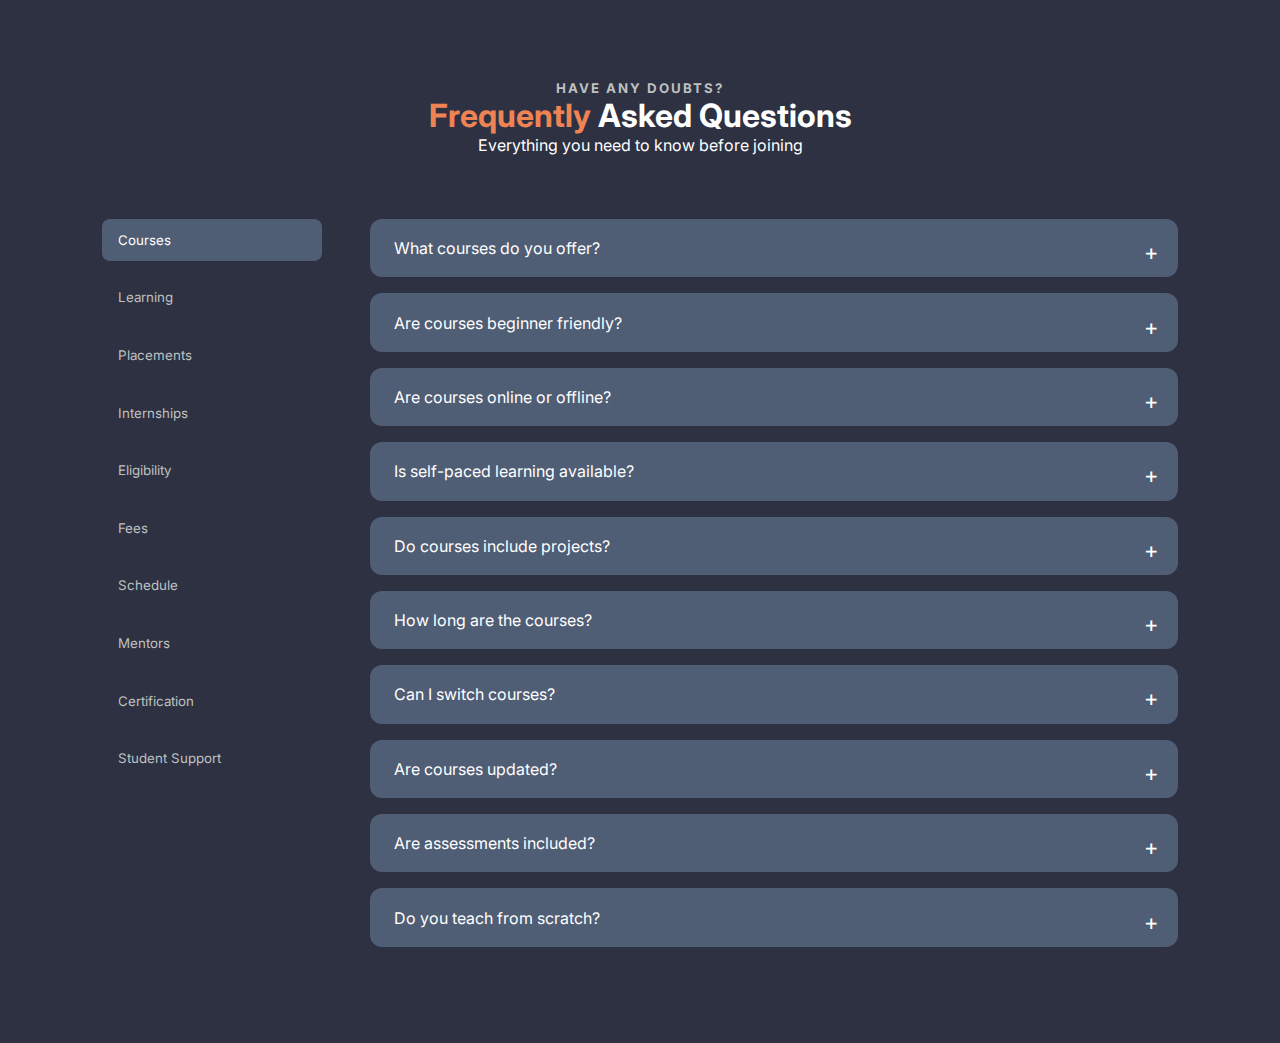
<file: FAQ's/faq.html>
<!DOCTYPE html>
<html lang="en">
<head>
  <meta charset="UTF-8">
  <title>FAQs | Coding Internship Institute</title>
  <meta name="viewport" content="width=device-width, initial-scale=1.0">
  <link rel="stylesheet" href="faq.css">
</head>
<body>

<section class="faq-section">

  <div class="faq-header reveal">
    <h5>HAVE ANY DOUBTS?</h5>
    <h1><span>Frequently</span> Asked Questions</h1>
    <p>Everything you need to know before joining</p>
  </div>

  <div class="faq-container reveal">

    <!-- LEFT CATEGORIES -->
    <div class="faq-categories">
      <button class="cat active" data-cat="courses">Courses</button>
      <button class="cat" data-cat="learning">Learning</button>
      <button class="cat" data-cat="placements">Placements</button>
      <button class="cat" data-cat="internships">Internships</button>
      <button class="cat" data-cat="eligibility">Eligibility</button>
      <button class="cat" data-cat="fees">Fees</button>
      <button class="cat" data-cat="schedule">Schedule</button>
      <button class="cat" data-cat="mentors">Mentors</button>
      <button class="cat" data-cat="certification">Certification</button>
      <button class="cat" data-cat="support">Student Support</button>
    </div>

    <!-- RIGHT CONTENT -->
    <div class="faq-content">

      <!-- COURSES -->
      <div class="faq-group active" id="courses">
        <div class="faq-item"><div class="faq-question">What courses do you offer?</div><div class="faq-answer">We offer DA, MERN, Python and DSA programs.</div></div>
        <div class="faq-item"><div class="faq-question">Are courses beginner friendly?</div><div class="faq-answer">Yes, we start from fundamentals.</div></div>
        <div class="faq-item"><div class="faq-question">Are courses online or offline?</div><div class="faq-answer">We offer online, offline and hybrid modes.</div></div>
        <div class="faq-item"><div class="faq-question">Is self-paced learning available?</div><div class="faq-answer">Yes, recordings are provided.</div></div>
        <div class="faq-item"><div class="faq-question">Do courses include projects?</div><div class="faq-answer">Yes, real-world projects are included.</div></div>
        <div class="faq-item"><div class="faq-question">How long are the courses?</div><div class="faq-answer">4 to 8 months depending on program.</div></div>
        <div class="faq-item"><div class="faq-question">Can I switch courses?</div><div class="faq-answer">Switching is possible early on.</div></div>
        <div class="faq-item"><div class="faq-question">Are courses updated?</div><div class="faq-answer">Yes, curriculum is updated regularly.</div></div>
        <div class="faq-item"><div class="faq-question">Are assessments included?</div><div class="faq-answer">Weekly assessments are conducted.</div></div>
        <div class="faq-item"><div class="faq-question">Do you teach from scratch?</div><div class="faq-answer">Yes, no prior experience needed.</div></div>
      </div>

      <!-- LEARNING -->
      <div class="faq-group" id="learning">
        <div class="faq-item"><div class="faq-question">How are classes conducted?</div><div class="faq-answer">Live mentor-led sessions.</div></div>
        <div class="faq-item"><div class="faq-question">Are recordings available?</div><div class="faq-answer">Yes, all sessions are recorded.</div></div>
        <div class="faq-item"><div class="faq-question">Is learning project-based?</div><div class="faq-answer">Yes, hands-on learning.</div></div>
        <div class="faq-item"><div class="faq-question">How many hours per week?</div><div class="faq-answer">10–15 hours recommended.</div></div>
        <div class="faq-item"><div class="faq-question">Is doubt support available?</div><div class="faq-answer">Dedicated doubt sessions.</div></div>
        <div class="faq-item"><div class="faq-question">Are assignments given?</div><div class="faq-answer">Yes, regular assignments.</div></div>
        <div class="faq-item"><div class="faq-question">Is progress tracked?</div><div class="faq-answer">Weekly performance reviews.</div></div>
        <div class="faq-item"><div class="faq-question">Is revision included?</div><div class="faq-answer">Yes, revision sessions are conducted.</div></div>
        <div class="faq-item"><div class="faq-question">Is learning flexible?</div><div class="faq-answer">Flexible learning options available.</div></div>
        <div class="faq-item"><div class="faq-question">Is learning beginner-safe?</div><div class="faq-answer">Yes, very beginner friendly.</div></div>
      </div>

      <!-- PLACEMENTS -->
      <div class="faq-group" id="placements">
        <div class="faq-item"><div class="faq-question">Is placement guaranteed?</div><div class="faq-answer">Placement support is guaranteed.</div></div>
        <div class="faq-item"><div class="faq-question">When does placement start?</div><div class="faq-answer">After skill readiness.</div></div>
        <div class="faq-item"><div class="faq-question">Do all students get placed?</div><div class="faq-answer">Depends on performance and consistency.</div></div>
        <div class="faq-item"><div class="faq-question">What companies hire?</div><div class="faq-answer">Startups and tech companies.</div></div>
        <div class="faq-item"><div class="faq-question">Is resume support provided?</div><div class="faq-answer">Yes, resume & GitHub polishing.</div></div>
        <div class="faq-item"><div class="faq-question">Are mock interviews conducted?</div><div class="faq-answer">Yes, multiple mocks.</div></div>
        <div class="faq-item"><div class="faq-question">Is placement lifetime?</div><div class="faq-answer">Support till first placement.</div></div>
        <div class="faq-item"><div class="faq-question">Is salary negotiation taught?</div><div class="faq-answer">Yes, offer guidance provided.</div></div>
        <div class="faq-item"><div class="faq-question">Is referral provided?</div><div class="faq-answer">Yes, via hiring partners.</div></div>
        <div class="faq-item"><div class="faq-question">Is placement compulsory?</div><div class="faq-answer">Optional but recommended.</div></div>
      </div>

      <!-- INTERNSHIPS -->
      <div class="faq-group" id="internships">
        <div class="faq-item"><div class="faq-question">Are internships included?</div><div class="faq-answer">Yes, industry-grade internships.</div></div>
        <div class="faq-item"><div class="faq-question">Are internships paid?</div><div class="faq-answer">Depends on company.</div></div>
        <div class="faq-item"><div class="faq-question">Is internship mandatory?</div><div class="faq-answer">Yes, for experience.</div></div>
        <div class="faq-item"><div class="faq-question">Are internships remote?</div><div class="faq-answer">Remote & onsite options.</div></div>
        <div class="faq-item"><div class="faq-question">Who assigns internship tasks?</div><div class="faq-answer">Mentors & companies.</div></div>
        <div class="faq-item"><div class="faq-question">Are internships certified?</div><div class="faq-answer">Yes, certificate provided.</div></div>
        <div class="faq-item"><div class="faq-question">How long is internship?</div><div class="faq-answer">1–3 months.</div></div>
        <div class="faq-item"><div class="faq-question">Is mentorship available?</div><div class="faq-answer">Yes, throughout internship.</div></div>
        <div class="faq-item"><div class="faq-question">Is performance tracked?</div><div class="faq-answer">Yes, weekly feedback.</div></div>
        <div class="faq-item"><div class="faq-question">Can internship convert to job?</div><div class="faq-answer">Yes, in many cases.</div></div>
      </div>

      <!-- ELIGIBILITY -->
      <div class="faq-group" id="eligibility">
        <div class="faq-item"><div class="faq-question">Who can join?</div><div class="faq-answer">Anyone interested in coding.</div></div>
        <div class="faq-item"><div class="faq-question">Is degree required?</div><div class="faq-answer">No degree mandatory.</div></div>
        <div class="faq-item"><div class="faq-question">Are freshers eligible?</div><div class="faq-answer">Yes.</div></div>
        <div class="faq-item"><div class="faq-question">Are working professionals allowed?</div><div class="faq-answer">Yes.</div></div>
        <div class="faq-item"><div class="faq-question">Is there an age limit?</div><div class="faq-answer">No age limit.</div></div>
        <div class="faq-item"><div class="faq-question">Is coding background needed?</div><div class="faq-answer">Not required.</div></div>
        <div class="faq-item"><div class="faq-question">Is aptitude test required?</div><div class="faq-answer">Basic screening only.</div></div>
        <div class="faq-item"><div class="faq-question">Can non-tech join?</div><div class="faq-answer">Yes, with dedication.</div></div>
        <div class="faq-item"><div class="faq-question">Is English mandatory?</div><div class="faq-answer">Basic understanding required.</div></div>
        <div class="faq-item"><div class="faq-question">Is laptop required?</div><div class="faq-answer">Yes, personal laptop needed.</div></div>
      </div>

      <!-- FEES -->
      <div class="faq-group" id="fees">
        <div class="faq-item"><div class="faq-question">What is the course fee?</div><div class="faq-answer">Varies by program.</div></div>
        <div class="faq-item"><div class="faq-question">Is EMI available?</div><div class="faq-answer">Yes.</div></div>
        <div class="faq-item"><div class="faq-question">Is refund available?</div><div class="faq-answer">Refund policy applies.</div></div>
        <div class="faq-item"><div class="faq-question">Are scholarships available?</div><div class="faq-answer">Yes, for deserving students.</div></div>
        <div class="faq-item"><div class="faq-question">Is fee refundable?</div><div class="faq-answer">Partial refunds possible.</div></div>
        <div class="faq-item"><div class="faq-question">Is GST included?</div><div class="faq-answer">Yes.</div></div>
        <div class="faq-item"><div class="faq-question">Can fee be paid monthly?</div><div class="faq-answer">Yes, via EMI.</div></div>
        <div class="faq-item"><div class="faq-question">Are there hidden charges?</div><div class="faq-answer">No hidden charges.</div></div>
        <div class="faq-item"><div class="faq-question">Is registration fee required?</div><div class="faq-answer">Yes, nominal amount.</div></div>
        <div class="faq-item"><div class="faq-question">Is fee negotiable?</div><div class="faq-answer">Depends on case.</div></div>
      </div>

      <!-- SCHEDULE -->
      <div class="faq-group" id="schedule">
        <div class="faq-item"><div class="faq-question">Class timings?</div><div class="faq-answer">Flexible batches available.</div></div>
        <div class="faq-item"><div class="faq-question">Weekend batches?</div><div class="faq-answer">Yes.</div></div>
        <div class="faq-item"><div class="faq-question">Can I change batch?</div><div class="faq-answer">Yes, with approval.</div></div>
        <div class="faq-item"><div class="faq-question">Is attendance mandatory?</div><div class="faq-answer">Recommended for best results.</div></div>
        <div class="faq-item"><div class="faq-question">Are holidays given?</div><div class="faq-answer">Yes.</div></div>
        <div class="faq-item"><div class="faq-question">Missed class policy?</div><div class="faq-answer">Watch recordings.</div></div>
        <div class="faq-item"><div class="faq-question">Batch size?</div><div class="faq-answer">Limited for quality.</div></div>
        <div class="faq-item"><div class="faq-question">Live sessions?</div><div class="faq-answer">Yes.</div></div>
        <div class="faq-item"><div class="faq-question">Timezone support?</div><div class="faq-answer">Yes.</div></div>
        <div class="faq-item"><div class="faq-question">Class duration?</div><div class="faq-answer">1.5–2 hours.</div></div>
      </div>

      <!-- MENTORS -->
      <div class="faq-group" id="mentors">
        <div class="faq-item"><div class="faq-question">Who are the mentors?</div><div class="faq-answer">Industry professionals.</div></div>
        <div class="faq-item"><div class="faq-question">Are mentors experienced?</div><div class="faq-answer">Yes, 5+ years experience.</div></div>
        <div class="faq-item"><div class="faq-question">Can we interact with mentors?</div><div class="faq-answer">Yes.</div></div>
        <div class="faq-item"><div class="faq-question">Are mentors full-time?</div><div class="faq-answer">Yes.</div></div>
        <div class="faq-item"><div class="faq-question">Is 1:1 mentorship available?</div><div class="faq-answer">Yes.</div></div>
        <div class="faq-item"><div class="faq-question">Are doubt sessions live?</div><div class="faq-answer">Yes.</div></div>
        <div class="faq-item"><div class="faq-question">Can mentors help with jobs?</div><div class="faq-answer">Yes.</div></div>
        <div class="faq-item"><div class="faq-question">Are mentors supportive?</div><div class="faq-answer">Very supportive.</div></div>
        <div class="faq-item"><div class="faq-question">Are mentors assigned?</div><div class="faq-answer">Yes.</div></div>
        <div class="faq-item"><div class="faq-question">Can mentors be changed?</div><div class="faq-answer">Rarely, but possible.</div></div>
      </div>

      <!-- CERTIFICATION -->
      <div class="faq-group" id="certification">
        <div class="faq-item"><div class="faq-question">Is certificate provided?</div><div class="faq-answer">Yes.</div></div>
        <div class="faq-item"><div class="faq-question">Is certificate industry-recognized?</div><div class="faq-answer">Yes.</div></div>
        <div class="faq-item"><div class="faq-question">When is certificate issued?</div><div class="faq-answer">After course completion.</div></div>
        <div class="faq-item"><div class="faq-question">Is internship certificate included?</div><div class="faq-answer">Yes.</div></div>
        <div class="faq-item"><div class="faq-question">Is certificate digital?</div><div class="faq-answer">Yes.</div></div>
        <div class="faq-item"><div class="faq-question">Is certificate verifiable?</div><div class="faq-answer">Yes.</div></div>
        <div class="faq-item"><div class="faq-question">Is certificate free?</div><div class="faq-answer">Included in fee.</div></div>
        <div class="faq-item"><div class="faq-question">Can certificate be reissued?</div><div class="faq-answer">Yes.</div></div>
        <div class="faq-item"><div class="faq-question">Is certificate useful?</div><div class="faq-answer">Yes, for resumes.</div></div>
        <div class="faq-item"><div class="faq-question">Is certificate mandatory?</div><div class="faq-answer">Optional.</div></div>
      </div>

      <!-- SUPPORT -->
      <div class="faq-group" id="support">
        <div class="faq-item"><div class="faq-question">Is student support available?</div><div class="faq-answer">Yes.</div></div>
        <div class="faq-item"><div class="faq-question">Support timings?</div><div class="faq-answer">Business hours.</div></div>
        <div class="faq-item"><div class="faq-question">Support channels?</div><div class="faq-answer">Chat, email, calls.</div></div>
        <div class="faq-item"><div class="faq-question">Technical help available?</div><div class="faq-answer">Yes.</div></div>
        <div class="faq-item"><div class="faq-question">Academic help available?</div><div class="faq-answer">Yes.</div></div>
        <div class="faq-item"><div class="faq-question">Placement help available?</div><div class="faq-answer">Yes.</div></div>
        <div class="faq-item"><div class="faq-question">Is support fast?</div><div class="faq-answer">Quick response.</div></div>
        <div class="faq-item"><div class="faq-question">Can issues be escalated?</div><div class="faq-answer">Yes.</div></div>
        <div class="faq-item"><div class="faq-question">Is feedback taken?</div><div class="faq-answer">Yes.</div></div>
        <div class="faq-item"><div class="faq-question">Is support friendly?</div><div class="faq-answer">Very.</div></div>
      </div>

    </div>
  </div>
</section>

<script src="faq.js"></script>
</body>
</html>
</file>
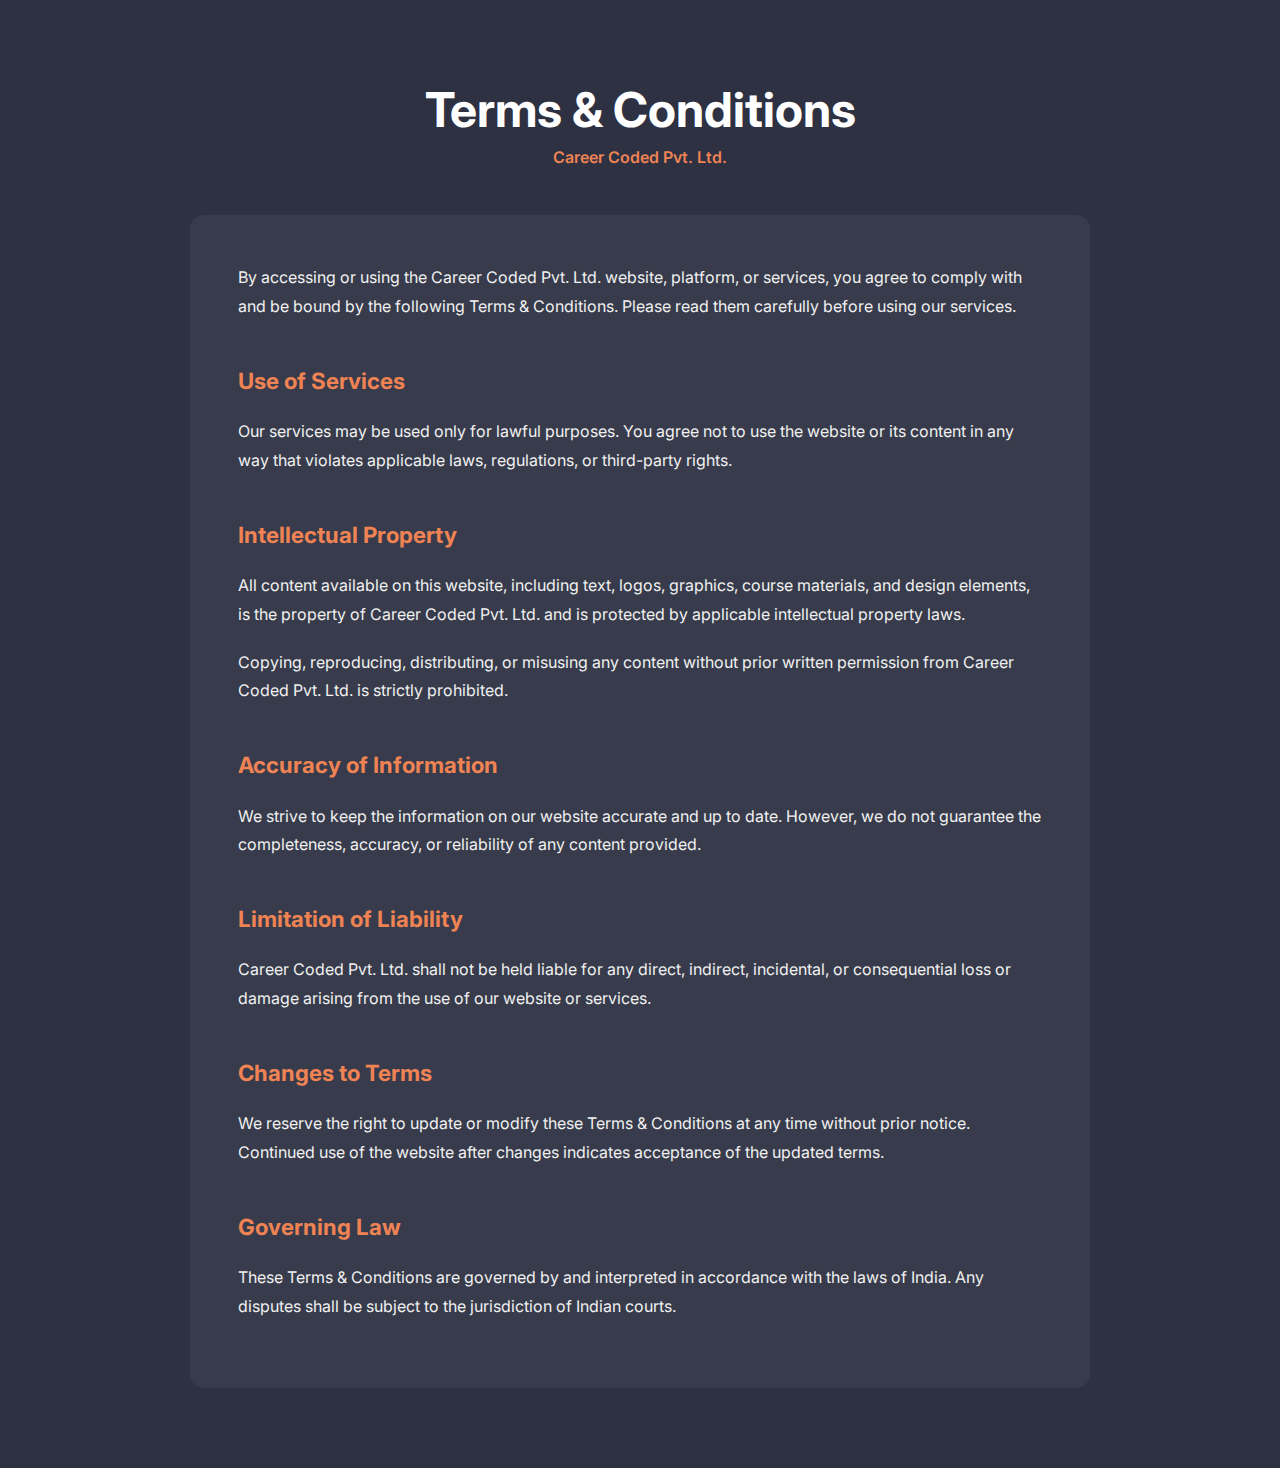
<file: terms&C/terms.html>
<!DOCTYPE html>
<html lang="en">
<head>
  <meta charset="UTF-8">
  <title>Terms & Conditions | Career Coded Pvt. Ltd.</title>
  <meta name="viewport" content="width=device-width, initial-scale=1.0">
  <link rel="stylesheet" href="terms.css">
</head>
<body>

<section class="terms-section">

  <!-- HEADER -->
  <div class="terms-header">
    <h1>Terms & Conditions</h1>
    <p>Career Coded Pvt. Ltd.</p>
  </div>

  <!-- CONTENT -->
  <div class="terms-content">

    <p>
      By accessing or using the Career Coded Pvt. Ltd. website, platform, or
      services, you agree to comply with and be bound by the following
      Terms & Conditions. Please read them carefully before using our services.
    </p>

    <h2>Use of Services</h2>
    <p>
      Our services may be used only for lawful purposes. You agree not to use
      the website or its content in any way that violates applicable laws,
      regulations, or third-party rights.
    </p>

    <h2>Intellectual Property</h2>
    <p>
      All content available on this website, including text, logos, graphics,
      course materials, and design elements, is the property of Career Coded
      Pvt. Ltd. and is protected by applicable intellectual property laws.
    </p>

    <p>
      Copying, reproducing, distributing, or misusing any content without
      prior written permission from Career Coded Pvt. Ltd. is strictly prohibited.
    </p>

    <h2>Accuracy of Information</h2>
    <p>
      We strive to keep the information on our website accurate and up to date.
      However, we do not guarantee the completeness, accuracy, or reliability
      of any content provided.
    </p>

    <h2>Limitation of Liability</h2>
    <p>
      Career Coded Pvt. Ltd. shall not be held liable for any direct, indirect,
      incidental, or consequential loss or damage arising from the use of
      our website or services.
    </p>

    <h2>Changes to Terms</h2>
    <p>
      We reserve the right to update or modify these Terms & Conditions at any
      time without prior notice. Continued use of the website after changes
      indicates acceptance of the updated terms.
    </p>

    <h2>Governing Law</h2>
    <p>
      These Terms & Conditions are governed by and interpreted in accordance
      with the laws of India. Any disputes shall be subject to the jurisdiction
      of Indian courts.
    </p>

  </div>

</section>

</body>
</html>
</file>
<file: FAQ's/faq.css>
@import url('https://fonts.googleapis.com/css2?family=Inter:wght@400;600;700&display=swap');

:root {
  --dark:#2d3142;
  --steel:#4f5d75;
  --muted:#bfc0c0;
  --white:#ffffff;
  --accent:#ef8354;
}

* {
  box-sizing:border-box;
  margin:0;
  padding:0;
  font-family:Inter,sans-serif;
}

body {
  background:var(--dark);
  color:var(--white);
}

/* SECTION */
.faq-section {
  padding:5rem 8%;
}

/* HEADER */
.faq-header {
  text-align:center;
  margin-bottom:4rem;
}
.faq-header h5 {
  color:var(--muted);
  letter-spacing:2px;
}
.faq-header span {
  color:var(--accent);
}

/* LAYOUT */
.faq-container {
  display:grid;
  grid-template-columns:220px 1fr;
  gap:3rem;
}

/* CATEGORIES */
.faq-categories {
  display:flex;
  flex-direction:column;
  gap:1rem;
}
.cat {
  background:transparent;
  border:none;
  color:var(--muted);
  text-align:left;
  padding:0.8rem 1rem;
  cursor:pointer;
  border-radius:8px;
}
.cat.active,
.cat:hover {
  background:var(--steel);
  color:var(--white);
}

/* FAQ ITEMS */
.faq-group {
  display:none;
}
.faq-group.active {
  display:block;
}

.faq-item {
  background:var(--steel);
  border-radius:12px;
  margin-bottom:1rem;
  overflow:hidden;
}

.faq-question {
  padding:1.2rem 1.5rem;
  cursor:pointer;
  position:relative;
}
.faq-question::after {
  content:"+";
  position:absolute;
  right:20px;
  font-size:1.4rem;
}

.faq-item.active .faq-question::after {
  content:"−";
}

.faq-answer {
  max-height:0;
  overflow:hidden;
  padding:0 1.5rem;
  color:var(--muted);
  transition:0.4s ease;
}

.faq-item.active .faq-answer {
  max-height:200px;
  padding:1rem 1.5rem 1.5rem;
}

/* REVEAL */
.reveal {
  opacity:0;
  transform:translateY(40px);
  transition:.8s ease;
}
.reveal.active {
  opacity:1;
  transform:translateY(0);
}

/* MOBILE */
@media(max-width:900px){
  .faq-container {
    grid-template-columns:1fr;
  }
  .faq-categories {
    flex-direction:row;
    overflow-x:auto;
  }
}
</file>
<file: terms&C/terms.css>
@import url('https://fonts.googleapis.com/css2?family=Inter:wght@400;600;700&display=swap');

:root {
  --dark:#2d3142;
  --muted:#bfc0c0;
  --white:#ffffff;
  --accent:#ef8354;
}

* {
  box-sizing: border-box;
  margin: 0;
  padding: 0;
  font-family: Inter, sans-serif;
}

body {
  background: var(--dark);
  color: var(--white);
}

/* SECTION */
.terms-section {
  padding: 5rem 10%;
}

/* HEADER */
.terms-header {
  text-align: center;
  margin-bottom: 3rem;
}

.terms-header h1 {
  font-size: 3rem;
}

.terms-header p {
  margin-top: 0.5rem;
  color: var(--accent);
  font-weight: 600;
}

/* CONTENT CARD */
.terms-content {
  max-width: 900px;
  margin: auto;
  background: rgba(255,255,255,0.05);
  padding: 3rem;
  border-radius: 14px;
  line-height: 1.8;
}

/* TEXT */
.terms-content p {
  color: #f1f1f1;
  margin-bottom: 1.2rem;
}

.terms-content h2 {
  margin-top: 2.5rem;
  margin-bottom: 1rem;
  color: var(--accent);
  font-size: 1.4rem;
}

/* MOBILE */
@media (max-width: 768px) {
  .terms-section {
    padding: 4rem 6%;
  }

  .terms-header h1 {
    font-size: 2.2rem;
  }

  .terms-content {
    padding: 2rem;
  }
}
</file>
